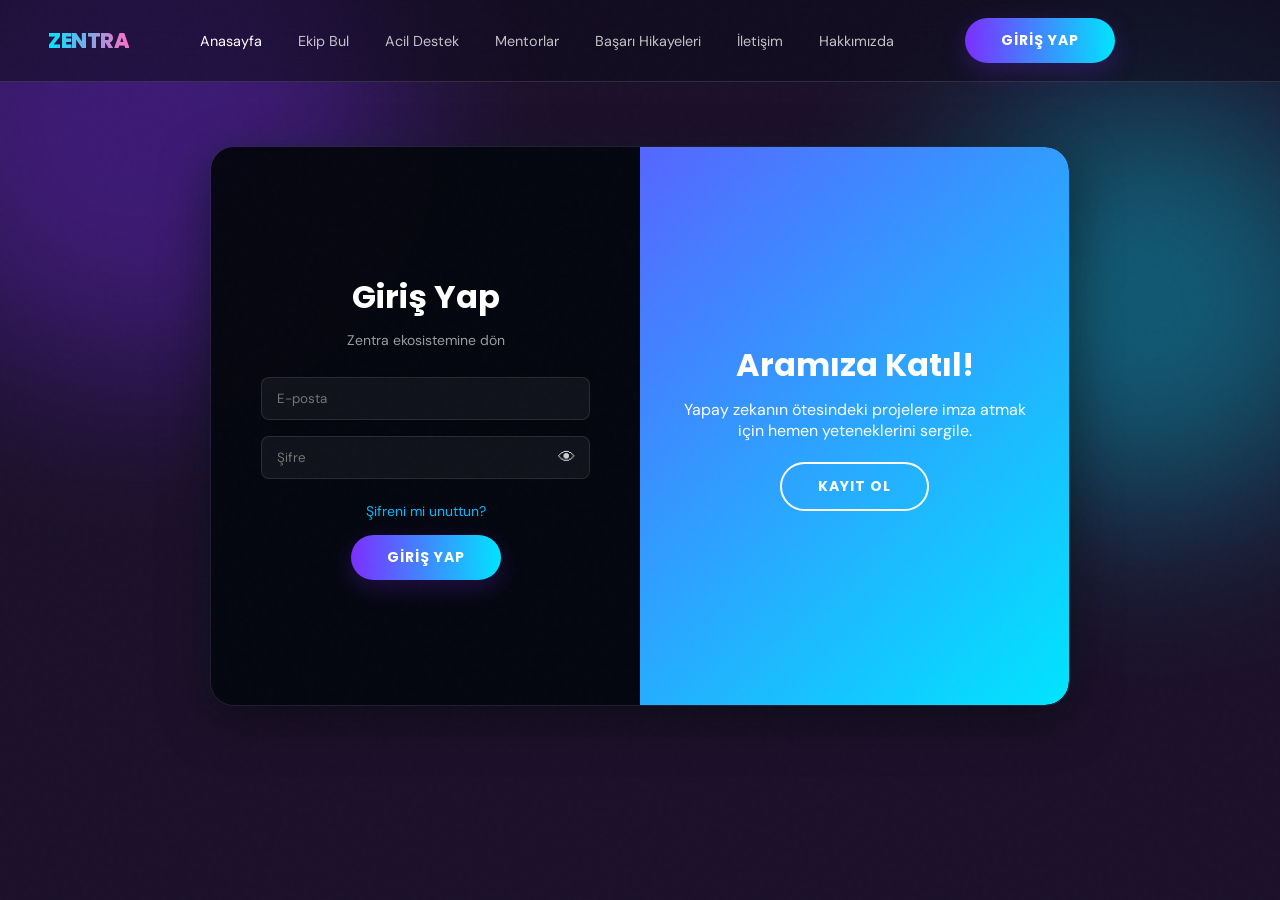
<file: giris.html>
﻿<!DOCTYPE html>
<html lang="tr">
<head>
  <meta charset="UTF-8">
  <meta name="viewport" content="width=device-width, initial-scale=1.0">
  <title>ZENTRA - Giriş Yap / Kayıt Ol</title>
  <link href="https://fonts.googleapis.com/css2?family=Poppins:wght@400;500;600;700;800&family=DM+Sans:wght@300;400;500&display=swap" rel="stylesheet">
  <link rel="stylesheet" href="css/style.css">
  <link rel="stylesheet" href="css/giris.css">
</head>
<body>

  <div class="blob blob-1"></div>
  <div class="blob blob-2"></div>

  <nav class="site-nav">
    <a class="nav-logo" href="index.html">ZENTRA</a>
    <button class="nav-toggle" aria-expanded="false" aria-label="Menüyü aç">
      <span></span>
      <span></span>
      <span></span>
    </button>
    <ul class="nav-links">
      <li class="active"><a href="index.html" class="active">Anasayfa</a></li>
      <li><a href="ekip.html">Ekip Bul</a></li>
      <li><a href="destek.html">Acil Destek</a></li>
      <li><a href="mentor.html">Mentorlar</a></li>
      <li><a href="basari.html">Başarı Hikayeleri</a></li>
      <li><a href="iletisim.html">İletişim</a></li>
      <li><a href="hakkimizda.html">Hakkımızda</a></li>
    </ul>
    <div class="nav-actions">
      <button id="signInAction" class="btn btn-primary" onclick="window.location.href='giris.html'">Giriş Yap</button>
    </div>
  </nav>
  <div class="mobile-menu" aria-hidden="true">
    <div class="mobile-menu-panel">
      <button class="mobile-menu-close" aria-label="Menüyü kapat">&times;</button>
      <ul class="mobile-nav-links">
        <li><a href="index.html" class="active">Anasayfa</a></li>
        <li><a href="ekip.html">Ekip Bul</a></li>
        <li><a href="destek.html">Acil Destek</a></li>
        <li><a href="mentor.html">Mentorlar</a></li>
        <li><a href="basari.html">Başarı Hikayeleri</a></li>
        <li><a href="iletisim.html">İletişim</a></li>
        <li><a href="hakkimizda.html">Hakkımızda</a></li>
      </ul>
      <div class="mobile-menu-actions">
        <button class="btn btn-primary" onclick="window.location.href='giris.html'">Giriş Yap</button>
      </div>
    </div>
  </div>

  <div class="container" id="container">
    <div class="form-container sign-up-container">
      <form id="registerForm">
        <h1>Hesap Oluştur</h1>
        <span>Ağa katılmak için bilgilerini gir</span>
        <input type="text" id="registerName" name="kullanici_adi" placeholder="Kullanıcı Adı" required />
        <input type="email" id="registerEmail" name="email" placeholder="E-posta" required />
        <div class="password-field">
          <input type="password" id="registerPassword" name="password" placeholder="Şifre" autocomplete="new-password" required />
          <button type="button" class="toggle-password" aria-label="Şifreyi göster/gizle">👁</button>
        </div>
        <button type="submit" class="btn btn-primary">Kayıt Ol</button>
      </form>
    </div>

    <div class="form-container sign-in-container">
      <form action="#">
        <h1>Giriş Yap</h1>
        <span>Zentra ekosistemine dön</span>
        <input type="email" name="email" placeholder="E-posta" />
        <div class="password-field">
          <input type="password" name="password" placeholder="Şifre" autocomplete="current-password" />
          <button type="button" class="toggle-password" aria-label="Şifreyi göster/gizle">👁</button>
        </div>
        <a href="#" class="forgot">Şifreni mi unuttun?</a>
        <button type="submit" class="btn btn-primary">Giriş Yap</button>
      </form>
    </div>

    <div class="overlay-container">
      <div class="overlay">
        <div class="overlay-panel overlay-left">
          <h1>Tekrar Hoş Geldin!</h1>
          <p>Kaldığın yerden devam etmek için mevcut hesabınla giriş yap.</p><br>
          <button class="btn btn-ghost" id="signIn">Giriş Yap</button>
        </div>
        <div class="overlay-panel overlay-right">
          <h1>Aramıza Katıl!</h1>
          <p>Yapay zekanın ötesindeki projelere imza atmak için hemen yeteneklerini sergile.</p><br>
          <button class="btn btn-ghost" id="signUp">Kayıt Ol</button>
        </div>
      </div>
    </div>
  </div>

  <script src="js/giris.js"></script>
  <script src="js/nav.js"></script>
</body>
</html>
</file>
<file: css/style.css>
:root {
  --pink:    #ff6ec7;
  --cyan:    #00e5ff;
  --violet:  #7b2fff;
  --blue:    #3a6dff;
  --bg:      #0d0b1a;
  --text:    #ffffff;
  --text-rgb: 255,255,255;
  --nav-bg:  rgba(13,11,26,0.55);
  --card-bg: rgba(255,255,255,0.06);
  --card-surface: rgba(13,11,26,0.9);
  --panel-bg: rgba(13,11,26,0.92);
  --border:  rgba(255,255,255,0.12);
  --ghost-bg: rgba(255,255,255,0.08);
  --link-text: rgba(255,255,255,0.75);
  --status-bg: rgba(123,47,255,0.12);
  --status-text: #ffffff;
}

:root {
  --pink:    #ff6ec7;
  --cyan:    #00e5ff;
  --violet:  #7b2fff;
  --blue:    #3a6dff;
  --bg:      #0d0b1a;
  --card-bg: rgba(255,255,255,0.05);
  --border:  rgba(255,255,255,0.12);
}

*, *::before, *::after { box-sizing: border-box; margin: 0; padding: 0; }

body {
  font-family: 'DM Sans', sans-serif;
  background: var(--bg);
  color: #fff;
  min-height: 100vh;
  overflow-x: hidden;
}

/* ── NOISE OVERLAY ───────────────────────────── */
body::before {
  content: '';
  position: fixed; inset: 0;
  background-image: url("data:image/svg+xml,%3Csvg viewBox='0 0 200 200' xmlns='http://www.w3.org/2000/svg'%3E%3Cfilter id='n'%3E%3CfeTurbulence type='fractalNoise' baseFrequency='0.9' numOctaves='4' stitchTiles='stitch'/%3E%3C/filter%3E%3Crect width='100%25' height='100%25' filter='url(%23n)' opacity='0.04'/%3E%3C/svg%3E");
  pointer-events: none; z-index: 9999; opacity: 0.35;
}

/* ── GRADIENT BLOBS ──────────────────────────── */
.blob {
  position: fixed;
  border-radius: 50%;
  filter: blur(90px);
  opacity: 0.35;
  pointer-events: none;
  animation: float 10s ease-in-out infinite alternate;
}
.blob-1 { width: 560px; height: 560px; background: radial-gradient(circle, var(--violet), transparent 70%); top: -120px; left: -120px; }
.blob-2 { width: 480px; height: 480px; background: radial-gradient(circle, var(--pink), transparent 70%);   top: 10%;  right: -100px; animation-delay: -4s; }
.blob-3 { width: 420px; height: 420px; background: radial-gradient(circle, var(--cyan), transparent 70%);   bottom: -80px; left: 30%; animation-delay: -7s; }

@keyframes float {
  from { transform: translate(0, 0) scale(1); }
  to   { transform: translate(30px, 40px) scale(1.08); }
}

/* ── NAV ─────────────────────────────────────── */
nav {
  position: fixed; top: 0; left: 0; right: 0; z-index: 100;
  display: flex; align-items: center; justify-content: space-between;
  padding: 18px 48px;
  backdrop-filter: blur(18px);
  -webkit-backdrop-filter: blur(18px);
  background: rgba(13,11,26,0.55);
  border-bottom: 1px solid var(--border);
}
.nav-logo {
  font-family: 'Syne', sans-serif;
  font-weight: 800; font-size: 1.3rem;
  letter-spacing: -0.5px;
  background: linear-gradient(90deg, var(--cyan), var(--pink));
  -webkit-background-clip: text; -webkit-text-fill-color: transparent;
}
.nav-links {
  display: flex; gap: 36px; list-style: none;
}
.nav-links a {
  color: rgba(255,255,255,0.65);
  text-decoration: none; font-size: 0.9rem;
  transition: color .25s;
}
.nav-links a:hover, .nav-links a.active { color: #fff; }
.nav-links li.active a { color: #fff; }
.nav-actions { display: flex; gap: 12px; align-items: center; }

.btn {
  padding: 9px 22px; border-radius: 50px; font-size: 0.85rem;
  font-family: 'DM Sans', sans-serif; cursor: pointer; transition: all .25s;
  border: none;
}
.btn-ghost {
  background: transparent; color: rgba(255,255,255,0.75);
  border: 1px solid var(--border);
}
.btn-ghost:hover { border-color: rgba(255,255,255,0.4); color: #fff; }
.btn-primary {
  background: linear-gradient(135deg, var(--violet), var(--pink));
  color: #fff; font-weight: 500;
  box-shadow: 0 0 24px rgba(123,47,255,0.4);
}
.btn-primary:hover { box-shadow: 0 0 36px rgba(123,47,255,0.65); transform: translateY(-1px); }

/* ── HERO ────────────────────────────────────── */
.hero {
  min-height: 100vh;
  display: grid;
  grid-template-columns: 1fr 1fr;
  align-items: center;
  padding: 120px 48px 80px;
  position: relative;
  gap: 40px;
}

.hero-left { position: relative; z-index: 2; }

.hero-eyebrow {
  display: inline-flex; align-items: center; gap: 8px;
  font-size: 0.78rem; letter-spacing: 2px; text-transform: uppercase;
  color: var(--cyan); margin-bottom: 24px;
  opacity: 0; animation: fadeUp .7s .2s forwards;
}
.hero-eyebrow span { display: inline-block; width: 24px; height: 1px; background: var(--cyan); }

.hero-tagline {
  font-size: 0.95rem; line-height: 1.7;
  color: rgba(255,255,255,0.6);
  max-width: 360px; margin-bottom: 32px;
  opacity: 0; animation: fadeUp .7s .35s forwards;
}

.hero-title {
  font-family: 'Syne', sans-serif;
  font-size: clamp(4.5rem, 8vw, 7rem);
  font-weight: 800;
  line-height: 0.9;
  letter-spacing: -3px;
  background: linear-gradient(130deg, #fff 30%, var(--cyan) 60%, var(--pink) 90%);
  -webkit-background-clip: text; -webkit-text-fill-color: transparent;
  margin-bottom: 28px;
  opacity: 0; animation: fadeUp .7s .5s forwards;
}

.hero-actions {
  display: flex; align-items: center; gap: 20px;
  opacity: 0; animation: fadeUp .7s .65s forwards;
}
.btn-kesfet {
  display: flex; align-items: center; gap: 8px;
  padding: 12px 28px; border-radius: 50px;
  background: #fff; color: #0d0b1a;
  font-weight: 600; font-size: 0.9rem;
  cursor: pointer; border: none; transition: all .25s;
}
.btn-kesfet:hover { background: var(--cyan); box-shadow: 0 0 30px rgba(0,229,255,0.5); }
.btn-kesfet .arrow-icon {
  width: 26px; height: 26px; background: var(--bg);
  border-radius: 50%; display: flex; align-items: center; justify-content: center; font-size: 0.75rem;
}
.link-connect {
  color: rgba(255,255,255,0.55); font-size: 0.9rem;
  text-decoration: none; letter-spacing: 0.3px;
  transition: color .2s;
}
.link-connect:hover { color: #fff; }

/* ── HERO RIGHT (portrait) ───────────────────── */
.hero-right {
  position: relative; display: flex; justify-content: center; align-items: center;
  opacity: 0; animation: fadeIn .9s .4s forwards;
}

.portrait-wrap {
  position: relative; width: 440px; height: 540px;
}

.portrait-glow {
  position: absolute; inset: -60px;
  background: radial-gradient(ellipse at 50% 40%, rgba(0,229,255,0.22) 0%, rgba(255,110,199,0.18) 50%, transparent 75%);
  border-radius: 50%;
  animation: pulseGlow 5s ease-in-out infinite alternate;
}
@keyframes pulseGlow {
  from { opacity: 0.7; transform: scale(1); }
  to   { opacity: 1;   transform: scale(1.05); }
}

.portrait-img {
  width: 100%; height: 100%; border-radius: 50% 50% 40% 40%;
  object-fit: cover; position: relative; z-index: 2;
  background:
    radial-gradient(ellipse at 55% 35%, rgba(255,255,255,0.9) 0%, rgba(200,160,240,0.6) 30%, rgba(0,229,255,0.4) 55%, transparent 75%),
    radial-gradient(ellipse at 45% 65%, rgba(255,110,199,0.5) 0%, rgba(123,47,255,0.35) 40%, transparent 70%),
    linear-gradient(160deg, #d5aff8 0%, #7b2fff 30%, #0d0b1a 70%);
  overflow: hidden;
}

/* Floating particles */
.particles { position: absolute; inset: 0; pointer-events: none; z-index: 3; }
.particle {
  position: absolute; border-radius: 50%;
  animation: drift linear infinite;
}
@keyframes drift {
  0%   { transform: translateY(0) scale(1); opacity: 0.8; }
  50%  { opacity: 1; }
  100% { transform: translateY(-320px) scale(0.3); opacity: 0; }
}

/* ── CARDS ───────────────────────────────────── */
.card {
  background: rgba(20,16,38,0.72);
  backdrop-filter: blur(20px); -webkit-backdrop-filter: blur(20px);
  border: 1px solid var(--border);
  border-radius: 18px; padding: 14px 16px;
  width: 180px; cursor: pointer;
  transition: transform .3s, box-shadow .3s;
  position: relative; overflow: hidden;
}
.card::before {
  content: ''; position: absolute; inset: 0;
  background: linear-gradient(135deg, rgba(255,255,255,0.06), transparent);
  border-radius: inherit;
}
.card:hover { transform: translateY(-6px); box-shadow: 0 20px 50px rgba(0,0,0,0.4); }

.card-thumb {
  width: 44px; height: 44px; border-radius: 50%; margin-bottom: 10px;
  position: relative; overflow: hidden;
}
.card-thumb-1 { background: radial-gradient(circle at 40% 40%, #ff9de2, #ff6ec7, #7b2fff); }
.card-thumb-2 { background: radial-gradient(circle at 40% 40%, #a0f4ff, #00e5ff, #3a6dff); }
.card-thumb-3 { background: radial-gradient(circle at 40% 40%, #c4b0ff, #7b2fff, #0d0b1a); }

.card-arrow {
  position: absolute; top: 12px; right: 12px;
  font-size: 0.7rem; color: rgba(255,255,255,0.4);
}
.card h4 { font-size: 0.8rem; font-weight: 600; margin-bottom: 6px; }
.card p  { font-size: 0.7rem; color: rgba(255,255,255,0.5); line-height: 1.5; }

/* ── FEATURES SECTION ────────────────────────── */
.section {
  padding: 100px 48px;
  position: relative; z-index: 2;
}

.section-label {
  font-size: 0.75rem; letter-spacing: 3px; text-transform: uppercase;
  color: var(--cyan); margin-bottom: 14px;
}
.section-title {
  font-family: 'Syne', sans-serif;
  font-size: clamp(2rem, 4vw, 3.2rem);
  font-weight: 800; letter-spacing: -1px;
  max-width: 520px; line-height: 1.1; margin-bottom: 16px;
}
.section-sub {
  font-size: 0.95rem; color: rgba(255,255,255,0.5); max-width: 420px;
  line-height: 1.7; margin-bottom: 48px;
}

.features-grid {
  display: grid;
  grid-template-columns: repeat(3, 1fr);
  gap: 20px;
}

.feature-card {
  background: var(--card-bg);
  border: 1px solid var(--border);
  border-radius: 24px; padding: 32px 28px;
  transition: all .3s;
  position: relative; overflow: hidden;
}
.feature-card::after {
  content: ''; position: absolute; inset: 0;
  background: linear-gradient(135deg, rgba(255,255,255,0.04), transparent);
  border-radius: inherit; pointer-events: none;
}
.feature-card:hover {
  transform: translateY(-8px);
  border-color: rgba(0,229,255,0.3);
  box-shadow: 0 24px 60px rgba(0,0,0,0.35), 0 0 40px rgba(0,229,255,0.08);
}

.feature-icon {
  width: 52px; height: 52px; border-radius: 16px;
  display: flex; align-items: center; justify-content: center;
  font-size: 1.4rem; margin-bottom: 20px;
}
.fi-1 { background: linear-gradient(135deg, rgba(255,110,199,0.25), rgba(123,47,255,0.15)); }
.fi-2 { background: linear-gradient(135deg, rgba(0,229,255,0.25), rgba(58,109,255,0.15)); }
.fi-3 { background: linear-gradient(135deg, rgba(123,47,255,0.25), rgba(0,229,255,0.15)); }

.feature-card h3 { font-family: 'Syne', sans-serif; font-size: 1.1rem; margin-bottom: 10px; font-weight: 700; }
.feature-card p  { font-size: 0.87rem; color: rgba(255,255,255,0.5); line-height: 1.7; }

/* ── STATS BAND ──────────────────────────────── */
.stats-band {
  display: flex; justify-content: space-around;
  padding: 56px 48px;
  border-top: 1px solid var(--border);
  border-bottom: 1px solid var(--border);
  position: relative; z-index: 2;
}
.stat { text-align: center; }
.stat-number {
  font-family: 'Syne', sans-serif;
  font-size: clamp(2.4rem, 4vw, 3.5rem);
  font-weight: 800; letter-spacing: -2px;
  background: linear-gradient(90deg, var(--cyan), var(--pink));
  -webkit-background-clip: text; -webkit-text-fill-color: transparent;
}
.stat-label { font-size: 0.82rem; color: rgba(255,255,255,0.45); margin-top: 6px; letter-spacing: 0.5px; }

/* ── CTA ─────────────────────────────────────── */
.cta-section {
  padding: 100px 48px;
  text-align: center;
  position: relative; z-index: 2;
}
.cta-section .section-title { margin: 0 auto 16px; text-align: center; }
.cta-section .section-sub { margin: 0 auto 40px; text-align: center; }

.cta-glow {
  position: absolute; inset: 0;
  background: radial-gradient(ellipse at 50% 50%, rgba(123,47,255,0.15) 0%, transparent 60%);
  pointer-events: none;
}

/* ── FOOTER ──────────────────────────────────── */
footer {
  padding: 32px 48px;
  border-top: 1px solid var(--border);
  display: flex; justify-content: space-between; align-items: center;
  position: relative; z-index: 2;
  font-size: 0.82rem; color: rgba(255,255,255,0.35);
}
footer .nav-logo { font-size: 1rem; }

/* ── ANIMATIONS ──────────────────────────────── */
@keyframes fadeUp {
  from { opacity: 0; transform: translateY(28px); }
  to   { opacity: 1; transform: translateY(0); }
}
@keyframes fadeIn {
  from { opacity: 0; } to { opacity: 1; }
}

/* Scroll-triggered reveal */
.reveal {
  opacity: 0; transform: translateY(40px);
  transition: opacity .7s ease, transform .7s ease;
}
.reveal.visible { opacity: 1; transform: translateY(0); }

/* ── RESPONSIVE ──────────────────────────────── */
@media (max-width: 900px) {
  nav { padding: 16px 24px; }
  .nav-links { display: none; }
  .hero { grid-template-columns: 1fr; padding: 100px 24px 160px; }
  .hero-right { display: none; }
  .hero-title { font-size: 4.5rem; }
  .features-grid { grid-template-columns: 1fr; }
  .section { padding: 60px 24px; }
  .stats-band { flex-wrap: wrap; gap: 32px; padding: 48px 24px; }
  footer { flex-direction: column; gap: 16px; text-align: center; }
}


*, *::before, *::after { box-sizing: border-box; margin: 0; padding: 0; }

body {
  font-family: 'DM Sans', sans-serif;
  background: var(--bg);
  color: var(--text);
  min-height: 100vh;
  overflow-x: hidden;
}

/* ── NOISE OVERLAY ───────────────────────────── */
body::before {
  content: '';
  position: fixed; inset: 0;
  background-image: url("data:image/svg+xml,%3Csvg viewBox='0 0 200 200' xmlns='http://www.w3.org/2000/svg'%3E%3Cfilter id='n'%3E%3CfeTurbulence type='fractalNoise' baseFrequency='0.9' numOctaves='4' stitchTiles='stitch'/%3E%3C/filter%3E%3Crect width='100%25' height='100%25' filter='url(%23n)' opacity='0.04'/%3E%3C/svg%3E");
  pointer-events: none; z-index: 9999; opacity: 0.35;
}

/* ── GRADIENT BLOBS ──────────────────────────── */
.blob {
  position: fixed;
  border-radius: 50%;
  filter: blur(90px);
  opacity: 0.35;
  pointer-events: none;
  animation: float 10s ease-in-out infinite alternate;
}
.blob-1 { width: 560px; height: 560px; background: radial-gradient(circle, var(--violet), transparent 70%); top: -120px; left: -120px; }
.blob-2 { width: 480px; height: 480px; background: radial-gradient(circle, var(--pink), transparent 70%);   top: 10%;  right: -100px; animation-delay: -4s; }
.blob-3 { width: 420px; height: 420px; background: radial-gradient(circle, var(--cyan), transparent 70%);   bottom: -80px; left: 30%; animation-delay: -7s; }

@keyframes float {
  from { transform: translate(0, 0) scale(1); }
  to   { transform: translate(30px, 40px) scale(1.08); }
}

/* ── NAV ─────────────────────────────────────── */
nav {
  position: sticky; top: 0; left: 0; right: 0; z-index: 100;
  display: flex; align-items: center; justify-content: space-between;
  padding: 18px 48px;
  backdrop-filter: blur(18px);
  -webkit-backdrop-filter: blur(18px);
  background: var(--nav-bg);
  border-bottom: 1px solid var(--border);
}
.nav-logo {
  font-family: 'Poppins', sans-serif;
  font-weight: 800; font-size: 1.3rem;
  letter-spacing: -0.5px;
  text-decoration: none;
  background: linear-gradient(90deg, var(--cyan), var(--pink));
  background-clip: text;
  -webkit-background-clip: text;
  -webkit-text-fill-color: transparent;
}
.nav-toggle {
  display: none;
  border: none;
  background: transparent;
  cursor: pointer;
  padding: 10px;
  margin-right: 10px;
  width: 36px;
  height: 28px;
  display: inline-flex;
  flex-direction: column;
  justify-content: space-between;
}
.nav-toggle span {
  display: block;
  width: 100%;
  height: 3px;
  border-radius: 999px;
  background: rgba(255,255,255,0.85);
  transition: transform .25s ease, opacity .25s ease;
}
.nav-toggle.open span:nth-child(1) { transform: translateY(6px) rotate(45deg); }
.nav-toggle.open span:nth-child(2) { opacity: 0; }
.nav-toggle.open span:nth-child(3) { transform: translateY(-6px) rotate(-45deg); }
.nav-links {
  display: flex; gap: 36px; list-style: none;
}
.nav-links a {
  color: var(--link-text);
  text-decoration: none; font-size: 0.9rem;
  transition: color .25s;
}
.nav-links a:hover, .nav-links a.active { color: var(--text); }
.nav-links li.active a { color: var(--text); }
.nav-actions { display: flex; gap: 12px; align-items: center; order: 3; }

.nav-toggle { order: 4; }

.nav-profile {
  display: inline-flex;
  align-items: center;
  gap: 14px;
  padding: 12px 18px;
  border-radius: 999px;
  background: linear-gradient(180deg, rgba(255,255,255,0.02), rgba(255,255,255,0.01));
  border: 1px solid rgba(255,255,255,0.06);
  box-shadow: 0 8px 30px rgba(11,8,24,0.6), inset 0 1px 0 rgba(255,255,255,0.02);
}

.nav-profile-name {
  display: block;
  font-size: 0.95rem;
  font-weight: 700;
  color: var(--text);
}

.nav-profile-email {
  display: block;
  font-size: 0.72rem;
  color: rgba(255,255,255,0.68);
  line-height: 1.1;
  opacity: 0.9;
}

.nav-profile-btn {
  padding: 10px 18px;
  font-size: 0.85rem;
  border-radius: 999px;
  background: linear-gradient(90deg, #7b2fff, #ff6ec7);
  color: #fff;
  border: none;
  box-shadow: 0 6px 24px rgba(123,47,255,0.28);
  font-weight: 700;
  cursor: pointer;
}

.mobile-profile {
  display: flex;
  flex-direction: column;
  gap: 12px;
  padding: 16px 18px;
  border-radius: 18px;
  background: rgba(255,255,255,0.04);
  border: 1px solid var(--border);
}

.mobile-profile .nav-profile {
  width: 100%;
  flex-direction: column;
  align-items: flex-start;
}

.mobile-profile .nav-profile-btn {
  width: 100%;
}

.mobile-menu {
  position: fixed;
  inset: 0;
  z-index: 105;
  background: rgba(13, 11, 26, 0.98);
  transform: translateX(100%);
  transition: transform .28s ease;
  display: flex;
  justify-content: flex-end;
  pointer-events: none;
}

.mobile-menu.open {
  transform: translateX(0);
  pointer-events: auto;
}

.mobile-menu-panel {
  width: min(320px, 100%);
  padding: 28px 24px;
  display: flex;
  flex-direction: column;
  gap: 24px;
}

.mobile-menu-close {
  border: none;
  background: transparent;
  color: var(--text);
  font-size: 2rem;
  line-height: 1;
  cursor: pointer;
  align-self: flex-end;
}

.mobile-nav-links {
  list-style: none;
  display: flex;
  flex-direction: column;
  gap: 18px;
  padding: 0;
  margin: 0;
}

.mobile-nav-links a {
  color: var(--text);
  text-decoration: none;
  font-size: 1rem;
}

.mobile-nav-links a.active {
  color: var(--cyan);
}

.mobile-menu-actions {
  display: flex;
  flex-direction: column;
  gap: 12px;
}

body.menu-open {
  overflow: hidden;
}

.btn {
  padding: 9px 22px; border-radius: 50px; font-size: 0.85rem;
  font-family: 'DM Sans', sans-serif; cursor: pointer; transition: all .25s;
  border: none;
}
.btn-ghost {
  background: transparent; color: var(--link-text);
  border: 1px solid var(--border);
}
.btn-ghost:hover { border-color: rgba(var(--text-rgb,255,255,255),0.4); color: var(--text); }
.btn-primary {
  background: linear-gradient(135deg, var(--violet), var(--pink));
  color: #fff; font-weight: 500;
  box-shadow: 0 0 24px rgba(123,47,255,0.4);
}
.btn-primary:hover { box-shadow: 0 0 36px rgba(123,47,255,0.65); transform: translateY(-1px); }

/* ── HERO ────────────────────────────────────── */
.hero {
  min-height: 100vh;
  display: grid;
  grid-template-columns: 1fr 1fr;
  align-items: center;
  padding: 100px 48px 60px;
  position: relative;
  gap: 32px;
}

.hero-left { position: relative; z-index: 2; }

.hero-eyebrow {
  display: inline-flex; align-items: center; gap: 14px;
  font-size: clamp(2rem, 4vw, 3.4rem);
  font-weight: 800; letter-spacing: -0.04em;
  text-transform: uppercase;
  color: #fff; margin-bottom: 24px;
  max-width: 760px; line-height: 1.02;
  text-shadow: 0 18px 40px rgba(0,0,0,0.16);
  opacity: 0; animation: fadeUp .7s .2s forwards;
}
.hero-eyebrow span {
  display: inline-block; width: 40px; height: 2px;
  background: var(--cyan); border-radius: 10px;
}

.hero-tagline {
  font-size: 1rem; line-height: 1.75;
  color: rgba(var(--text-rgb, 255,255,255),0.75);
  max-width: 560px; margin-bottom: 32px;
  opacity: 0; animation: fadeUp .7s .35s forwards;
}

/* Light theme removed — site uses default variables only */

.hero-actions {
  display: flex; align-items: center; gap: 20px;
  opacity: 0; animation: fadeUp .7s .65s forwards;
}
.btn-kesfet {
  display: flex; align-items: center; gap: 8px;
  padding: 12px 28px; border-radius: 50px;
  background: #fff; color: #0d0b1a;
  font-weight: 600; font-size: 0.9rem;
  cursor: pointer; border: none; transition: all .25s;
}
.btn-kesfet:hover { background: var(--cyan); box-shadow: 0 0 30px rgba(0,229,255,0.5); }
.btn-kesfet .arrow-icon {
  width: 26px; height: 26px; background: var(--bg);
  border-radius: 50%; display: flex; align-items: center; justify-content: center; font-size: 0.75rem;
}
.link-connect {
  color: rgba(var(--text-rgb,255,255,255),0.65); font-size: 0.9rem;
  text-decoration: none; letter-spacing: 0.3px;
  transition: color .2s;
}
.link-connect:hover { color: var(--text); }

/* ── HERO RIGHT (decor) ───────────────────── */
.hero {
  min-height: 100vh;
  display: grid;
  grid-template-columns: 1.05fr 0.95fr;
  align-items: center;
  padding: 100px 48px 60px;
  position: relative;
  gap: 32px;
}

.hero-right {
  position: relative;
  display: flex;
  justify-content: center;
  align-items: center;
  min-height: 560px;
}

.hero-decor {
  position: relative;
  width: 100%;
  max-width: 520px;
  height: 100%;
}

.hero-decor::before {
  content: '';
  position: absolute;
  top: 18%;
  left: 10%;
  width: 220px;
  height: 220px;
  border-radius: 50%;
  background: radial-gradient(circle, rgba(0,229,255,0.18), transparent 55%);
  filter: blur(18px);
}

.hero-decor::after {
  content: '';
  position: absolute;
  bottom: 22%;
  right: 12%;
  width: 180px;
  height: 180px;
  border-radius: 50%;
  background: radial-gradient(circle, rgba(255,110,199,0.14), transparent 52%);
  filter: blur(18px);
}

.hero-decor-circle {
  position: absolute;
  border-radius: 50%;
  border: 1px solid rgba(255,255,255,0.15);
  background: rgba(255,255,255,0.03);
}

.circle-1 {
  top: 12%;
  right: 20%;
  width: 90px;
  height: 90px;
}

.circle-2 {
  bottom: 16%;
  left: 10%;
  width: 110px;
  height: 110px;
}

.hero-decor-symbol {
  position: absolute;
  color: rgba(255,255,255,0.22);
  font-size: 4.2rem;
  letter-spacing: 0.02em;
}

.symbol-a {
  top: 16%;
  left: 8%;
}

.symbol-b {
  top: 42%;
  right: 22%;
}

.symbol-c {
  bottom: 20%;
  left: 26%;
}

@media (max-width: 900px) {
  .hero {
    display: grid;
    grid-template-columns: 1fr;
    padding: 90px 24px 60px;
  }

  .hero-right {
    display: none;
  }
}

@media (max-width: 900px) {
  .hero {
    display: grid;
    grid-template-columns: 1fr;
    padding: 90px 24px 60px;
  }

  .hero-right {
    display: none;
  }
}

/* ── CARDS ───────────────────────────────────── */
.card {
  background: rgba(20,16,38,0.72);
  backdrop-filter: blur(20px); -webkit-backdrop-filter: blur(20px);
  border: 1px solid var(--border);
  border-radius: 18px; padding: 12px 18px;
  width: min(420px, 32%);
  height: 200px;
  cursor: pointer;
  transition: transform .3s, box-shadow .3s;
  position: relative; overflow: hidden;
}
.card::before {
  content: ''; position: absolute; inset: 0;
  background: linear-gradient(135deg, rgba(255,255,255,0.06), transparent);
  border-radius: inherit;
}
.card:hover { transform: translateY(-6px); box-shadow: 0 20px 50px rgba(0,0,0,0.4); }

.card-thumb {
  width: 48px; height: 48px; border-radius: 50%; margin-bottom: 10px;
  position: relative; overflow: hidden;
}
.card-thumb-1 { background: radial-gradient(circle at 40% 40%, #ff9de2, #ff6ec7, #7b2fff); }
.card-thumb-2 { background: radial-gradient(circle at 40% 40%, #a0f4ff, #00e5ff, #3a6dff); }
.card-thumb-3 { background: radial-gradient(circle at 40% 40%, #c4b0ff, #7b2fff, #0d0b1a); }

.card-arrow {
  position: absolute; top: 12px; right: 12px;
  font-size: 0.7rem; color: rgba(255,255,255,0.4);
}
.card h4 { font-size: 1rem; font-weight: 700; margin-bottom: 8px; }
.card p  { font-size: 0.85rem; color: rgba(255,255,255,0.68); line-height: 1.4; max-height: 96px; overflow: hidden; }

/* ── FEATURES SECTION ────────────────────────── */
.section {
  padding: 80px 48px;
  position: relative; z-index: 2;
}

.section-label {
  font-size: 0.75rem; letter-spacing: 3px; text-transform: uppercase;
  color: var(--cyan); margin-bottom: 14px;
}
.section-title {
  font-family: 'Poppins', sans-serif;
  font-size: clamp(2rem, 4vw, 3.2rem);
  font-weight: 800; letter-spacing: -1px;
  max-width: 520px; line-height: 1.1; margin-bottom: 16px;
}
.section-sub {
  font-size: 0.95rem; color: rgba(var(--text-rgb,255,255,255),0.67); max-width: 420px;
  line-height: 1.7; margin-bottom: 48px;
}

.features-grid {
  display: grid;
  grid-template-columns: repeat(3, 1fr);
  gap: 20px;
}

.feature-card {
  background: var(--card-bg);
  border: 1px solid var(--border);
  border-radius: 24px; padding: 32px 28px;
  transition: all .3s;
  position: relative; overflow: hidden;
}
.feature-card::after {
  content: ''; position: absolute; inset: 0;
  background: linear-gradient(135deg, rgba(255,255,255,0.04), transparent);
  border-radius: inherit; pointer-events: none;
}
.feature-card:hover {
  transform: translateY(-8px);
  border-color: rgba(0,229,255,0.3);
  box-shadow: 0 24px 60px rgba(0,0,0,0.35), 0 0 40px rgba(0,229,255,0.08);
}

.feature-icon {
  width: 52px; height: 52px; border-radius: 16px;
  display: flex; align-items: center; justify-content: center;
  font-size: 1.4rem; margin-bottom: 20px;
}
.fi-1 { background: linear-gradient(135deg, rgba(255,110,199,0.25), rgba(123,47,255,0.15)); }
.fi-2 { background: linear-gradient(135deg, rgba(0,229,255,0.25), rgba(58,109,255,0.15)); }
.fi-3 { background: linear-gradient(135deg, rgba(123,47,255,0.25), rgba(0,229,255,0.15)); }

.feature-card h3 { font-family: 'Poppins', sans-serif; font-size: 1.1rem; margin-bottom: 10px; font-weight: 700; }
.feature-card p  { font-size: 0.87rem; color: rgba(var(--text-rgb,255,255,255),0.55); line-height: 1.7; }

/* ── STATS BAND ──────────────────────────────── */
.stats-band {
  display: flex; justify-content: space-around;
  padding: 56px 48px;
  border-top: 1px solid var(--border);
  border-bottom: 1px solid var(--border);
  position: relative; z-index: 2;
}
.stat { text-align: center; }
.stat-number {
  font-family: 'Poppins', sans-serif;
  font-size: clamp(2.4rem, 4vw, 3.5rem);
  font-weight: 800; letter-spacing: -2px;
  background: linear-gradient(90deg, var(--cyan), var(--pink));
  -webkit-background-clip: text; -webkit-text-fill-color: transparent;
}
.stat-label { font-size: 0.82rem; color: rgba(var(--text-rgb,255,255,255),0.45); margin-top: 6px; letter-spacing: 0.5px; }

/* ── CTA ─────────────────────────────────────── */
.cta-section {
  padding: 80px 48px;
  text-align: center;
  position: relative; z-index: 2;
}
.cta-section .section-title { margin: 0 auto 16px; text-align: center; }
.cta-section .section-sub { margin: 0 auto 40px; text-align: center; }

.cta-glow {
  position: absolute; inset: 0;
  background: radial-gradient(ellipse at 50% 50%, rgba(123,47,255,0.15) 0%, transparent 60%);
  pointer-events: none;
}

/* ── FOOTER ──────────────────────────────────── */
footer {
  padding: 32px 48px;
  border-top: 1px solid var(--border);
  display: flex; justify-content: space-between; align-items: center;
  position: relative; z-index: 2;
  font-size: 0.82rem; color: rgba(255,255,255,0.35);
}
footer .nav-logo { font-size: 1rem; }

/* ── ANIMATIONS ──────────────────────────────── */
@keyframes fadeUp {
  from { opacity: 0; transform: translateY(28px); }
  to   { opacity: 1; transform: translateY(0); }
}
@keyframes fadeIn {
  from { opacity: 0; } to { opacity: 1; }
}

/* Scroll-triggered reveal */
.reveal {
  opacity: 0; transform: translateY(40px);
  transition: opacity .7s ease, transform .7s ease;
}
.reveal.visible { opacity: 1; transform: translateY(0); }

/* ── RESPONSIVE ──────────────────────────────── */
@media (max-width: 900px) {
  nav { padding: 16px 20px; }
  .nav-links { display: none; }
  .nav-actions { display: none; }
  .nav-toggle { display: inline-flex; }
  .hero { grid-template-columns: 1fr; padding: 100px 24px 160px; }
  .hero-right { display: none; }
  .hero-title { font-size: 4.5rem; }
  .features-grid { grid-template-columns: 1fr; }
  .section { padding: 60px 24px; }
  .stats-band { flex-wrap: wrap; gap: 32px; padding: 48px 24px; }
  footer { flex-direction: column; gap: 16px; text-align: center; }
}

/* ── INDEX SPECIFIC STYLES ───────────────────── */
.home-nav {
  position: relative;
  z-index: 999;
}
.cards-wrapper {
  position: relative;
  z-index: 10;
  padding: 0 48px;
  display: flex;
  justify-content: center;
}
.cards-row {
  display: flex;
  gap: 28px;
  flex-wrap: nowrap;
  margin-top: 8px;
  width: 100%;
  max-width: 1200px;
  justify-content: space-between;
  align-items: stretch;
}
.cta-actions {
  display: flex;
  gap: 14px;
  justify-content: center;
}
.btn-large {
  padding: 14px 36px;
  font-size: 0.95rem;
}
.footer-links {
  color: rgba(255, 255, 255, 0.2);
}
</file>
<file: css/giris.css>
﻿* {
  box-sizing: border-box;
  margin: 0;
  padding: 0;
}

body {
  background: #1c112a;
  color: #e0e5ff;
  font-family: 'DM Sans', sans-serif;
  min-height: 100vh;
  overflow-x: hidden;
  position: relative;
}

h1 {
  font-family: 'Poppins', sans-serif;
  font-weight: 700;
  margin: 0 0 10px;
  color: #fff;
}

span {
  font-size: 14px;
  color: rgba(255, 255, 255, 0.6);
  margin-bottom: 20px;
}

a.forgot {
  color: #00bbff;
  font-size: 14px;
  text-decoration: none;
  margin: 15px 0;
  transition: color 0.3s;
}

a.forgot:hover {
  color: #fff;
}

.btn {
  border-radius: 50px;
  font-family: 'Poppins', sans-serif;
  font-weight: 700;
  border: none;
  cursor: pointer;
  padding: 12px 36px;
  font-size: 14px;
  letter-spacing: 1px;
  text-transform: uppercase;
  transition: all 0.3s ease;
}

.btn-primary {
  background: linear-gradient(90deg, #7b2fff, #00e5ff);
  color: #fff;
  box-shadow: 0 8px 24px rgba(116, 45, 239, 0.25);
}

.btn-primary:hover {
  box-shadow: 0 12px 32px rgba(0, 229, 255, 0.4);
  transform: translateY(-2px);
}

.btn-ghost {
  background: transparent;
  border: 2px solid #fff;
  color: #fff;
}

.btn-ghost:hover {
  background: rgba(255, 255, 255, 0.1);
}

form {
  background: transparent;
  display: flex;
  align-items: center;
  justify-content: center;
  flex-direction: column;
  padding: 0 50px;
  height: 100%;
  text-align: center;
}

input {
  background: rgba(255, 255, 255, 0.05);
  border: 1px solid rgba(255, 255, 255, 0.1);
  border-radius: 8px;
  padding: 12px 15px;
  margin: 8px 0;
  width: 100%;
  color: #fff;
  font-family: 'DM Sans', sans-serif;
  outline: none;
  transition: border-color 0.3s;
}

input:focus {
  border-color: #00e5ff;
}

.container {
  background: rgba(15, 20, 35, 0.4);
  backdrop-filter: blur(16px);
  -webkit-backdrop-filter: blur(16px);
  border: 1px solid rgba(255, 255, 255, 0.05);
  border-radius: 24px;
  box-shadow: 0 14px 48px rgba(0, 0, 0, 0.5), 0 0 40px rgba(0, 229, 255, 0.05);
  position: relative;
  overflow: hidden;
  width: 860px;
  max-width: 100%;
  min-height: 560px;
  margin: 64px auto 0;
  z-index: 10;
}

.form-container {
  position: absolute;
  top: 0;
  height: 100%;
  width: 50%;
  transition: all 0.6s ease-in-out;
  background: rgba(6, 8, 15, 0.96);
}

.sign-up-container {
  left: 0;
  opacity: 0;
  visibility: hidden;
  pointer-events: none;
  z-index: 1;
  border-radius: 0 24px 24px 0;
  background: rgba(6, 8, 15, 0.95);
}

.container.right-panel-active .sign-in-container {
  transform: translateX(100%);
  opacity: 0;
  visibility: hidden;
  pointer-events: none;
}

.container.right-panel-active .sign-up-container {
  transform: translateX(100%);
  opacity: 1;
  visibility: visible;
  pointer-events: auto;
  z-index: 5;
  animation: show 0.6s;
}

.overlay-container {
  position: absolute;
  top: 0;
  left: 50%;
  width: 50%;
  height: 100%;
  overflow: hidden;
  transition: transform 0.6s ease-in-out;
  z-index: 100;
  border-radius: 0 24px 24px 0;
}

.container.right-panel-active .overlay-container {
  transform: translateX(-100%);
  border-radius: 24px 0 0 24px;
}

.overlay {
  background: linear-gradient(135deg, #7b2fff 0%, #00e5ff 100%);
  color: #fff;
  position: relative;
  left: -100%;
  height: 100%;
  width: 200%;
  transform: translateX(0);
  transition: transform 0.6s ease-in-out;
  border-radius: inherit;
}

.container.right-panel-active .overlay {
  transform: translateX(50%);
}

.overlay-panel {
  position: absolute;
  display: flex;
  align-items: center;
  justify-content: center;
  flex-direction: column;
  padding: 0 40px;
  text-align: center;
  top: 0;
  height: 100%;
  width: 50%;
  transform: translateX(0);
  transition: transform 0.6s ease-in-out;
}

.overlay-left {
  transform: translateX(-20%);
}

.container.right-panel-active .overlay-left {
  transform: translateX(0);
}

.overlay-right {
  right: 0;
  transform: translateX(0);
}

.container.right-panel-active .overlay-right {
  transform: translateX(20%);
}

.blob {
  position: absolute;
  border-radius: 50%;
  filter: blur(90px);
  opacity: 0.35;
  z-index: 1;
}

.blob-1 {
  width: 520px;
  height: 520px;
  background: #7b2fff;
  top: -140px;
  left: -120px;
}

.blob-2 {
  width: 420px;
  height: 420px;
  background: #00e5ff;
  bottom: -100px;
  right: -80px;
}

.password-field {
  position: relative;
  width: 100%;
}

.password-field input {
  padding-right: 46px;
}

.toggle-password {
  position: absolute;
  top: 50%;
  right: 14px;
  transform: translateY(-50%);
  border: none;
  background: transparent;
  color: rgba(255, 255, 255, 0.8);
  cursor: pointer;
  font-size: 1.1rem;
  padding: 0;
}

.nav-profile {
  display: inline-flex;
  align-items: center;
  gap: 12px;
  padding: 10px 14px;
  border-radius: 999px;
  background: var(--ghost-bg);
  border: 1px solid var(--border);
}

.nav-profile-name {
  display: block;
  font-size: 0.85rem;
  font-weight: 600;
  color: var(--text);
}

.nav-profile-email {
  display: block;
  font-size: 0.72rem;
  color: var(--link-text);
  line-height: 1.2;
}

.nav-profile-btn {
  padding: 8px 14px;
  font-size: 0.78rem;
}

.mobile-profile {
  display: flex;
  flex-direction: column;
  gap: 12px;
  padding: 16px 18px;
  border-radius: 18px;
  background: rgba(255,255,255,0.04);
  border: 1px solid var(--border);
}

.mobile-profile .nav-profile {
  width: 100%;
  flex-direction: column;
  align-items: flex-start;
}

.mobile-profile .nav-profile-btn {
  width: 100%;
} 

.profile-menu-item:hover {
  background: rgba(255,255,255,0.15);
}

@keyframes show {
  from { opacity: 0; transform: translateX(0); }
  to { opacity: 1; transform: translateX(100%); }
}

@media (max-width: 900px) {
  .container {
    width: 100%;
    min-height: 720px;
    margin: 0;
    border-radius: 0;
  }
  .profile-widget {
    position: static;
    width: calc(100% - 40px);
    margin: 20px auto 0;
  }
}

@media (max-width: 620px) {
  .profile-widget {
    width: calc(100% - 32px);
    right: 16px;
    left: 16px;
  }
  .form-container {
    width: 100%;
  }
  .sign-up-container,
  .sign-in-container,
  .overlay-container {
    position: relative;
    left: 0;
    width: 100%;
  }
  .container.right-panel-active .sign-in-container {
    transform: translateX(0);
  }
  .container.right-panel-active .sign-up-container {
    transform: translateX(0);
  }
  .overlay-container {
    display: none;
  }
}
</file>
<file: css/profil.css>
﻿* {
  box-sizing: border-box;
  margin: 0;
  padding: 0;
}

body {
  min-height: 100vh;
  font-family: 'DM Sans', sans-serif;
  background: var(--bg);
  color: var(--text);
  overflow-x: hidden;
}

nav {
  display: flex;
  justify-content: space-between;
  align-items: center;
  padding: 24px 48px;
  position: relative;
  z-index: 2;
}

.nav-logo {
  font-family: 'Poppins', sans-serif;
  font-size: 1.4rem;
  font-weight: 800;
  letter-spacing: -1px;
}

.nav-links {
  display: flex;
  gap: 30px;
  list-style: none;
}

.nav-links a {
  color: var(--link-text);
  text-decoration: none;
  font-size: 0.95rem;
  transition: color 0.2s;
}

.nav-links a:hover,
.nav-links a.active {
  color: #fff;
}

.nav-actions .btn {
  padding: 12px 28px;
}

.profile-main {
  display: grid;
  grid-template-columns: 1fr 1.8fr;
  gap: 32px;
  padding: 0 48px 60px;
}

.profile-sidebar,
.profile-content {
  position: relative;
  z-index: 2;
}

.profile-card,
.profile-panel {
  background: var(--card-surface);
  border: 1px solid var(--border);
  border-radius: 28px;
  padding: 34px;
  box-shadow: 0 24px 90px rgba(0,0,0,0.2);
}

.avatar-circle {
  width: 100px;
  height: 100px;
  border-radius: 24px;
  display: grid;
  place-items: center;
  font-size: 2rem;
  font-weight: 700;
  background: linear-gradient(135deg, rgba(123,47,255,0.3), rgba(0,229,255,0.25));
  margin-bottom: 22px;
}

.profile-card h1 {
  margin-bottom: 8px;
  font-size: 2rem;
}

.profile-card p {
  color: rgba(var(--text-rgb, 255,255,255), 0.7);
  line-height: 1.8;
}

.profile-description {
  margin: 20px 0 24px;
}

.profile-actions {
  display: flex;
  gap: 14px;
  flex-wrap: wrap;
}

.profile-actions .btn {
  min-width: 150px;
}

.section-label {
  font-size: 0.78rem;
  letter-spacing: 2px;
  text-transform: uppercase;
  color: #00e5ff;
  margin-bottom: 14px;
}

.profile-panel h2 {
  font-family: 'Poppins', sans-serif;
  font-size: clamp(2rem, 3vw, 2.6rem);
  margin-bottom: 22px;
}

.profile-panel form {
  display: grid;
  gap: 18px;
}

.profile-panel label {
  font-size: 0.92rem;
  color: rgba(var(--text-rgb, 255,255,255), 0.8);
}

.profile-panel input {
  width: 100%;
  padding: 14px 16px;
  border-radius: 16px;
  border: 1px solid var(--border);
  background: var(--card-bg);
  color: var(--text);
}

.profile-panel input:focus {
  border-color: #00e5ff;
  outline: none;
}

.profile-panel button {
  width: fit-content;
  align-self: start;
}

.blob {
  position: absolute;
  border-radius: 50%;
  filter: blur(100px);
  opacity: 0.3;
  z-index: 1;
}

.blob-1 {
  width: 520px;
  height: 520px;
  background: #7b2fff;
  top: -180px;
  left: -120px;
}

.blob-2 {
  width: 420px;
  height: 420px;
  background: #00e5ff;
  bottom: -120px;
  right: -90px;
}

.blob-3 {
  width: 320px;
  height: 320px;
  background: rgba(255,255,255,0.08);
  top: 180px;
  right: 20px;
}

@media (max-width: 1024px) {
  .profile-main {
    grid-template-columns: 1fr;
  }
}

@media (max-width: 720px) {
  nav {
    flex-direction: column;
    gap: 18px;
    padding: 18px 20px;
  }

  .profile-main {
    padding: 0 20px 40px;
  }
}
</file>
